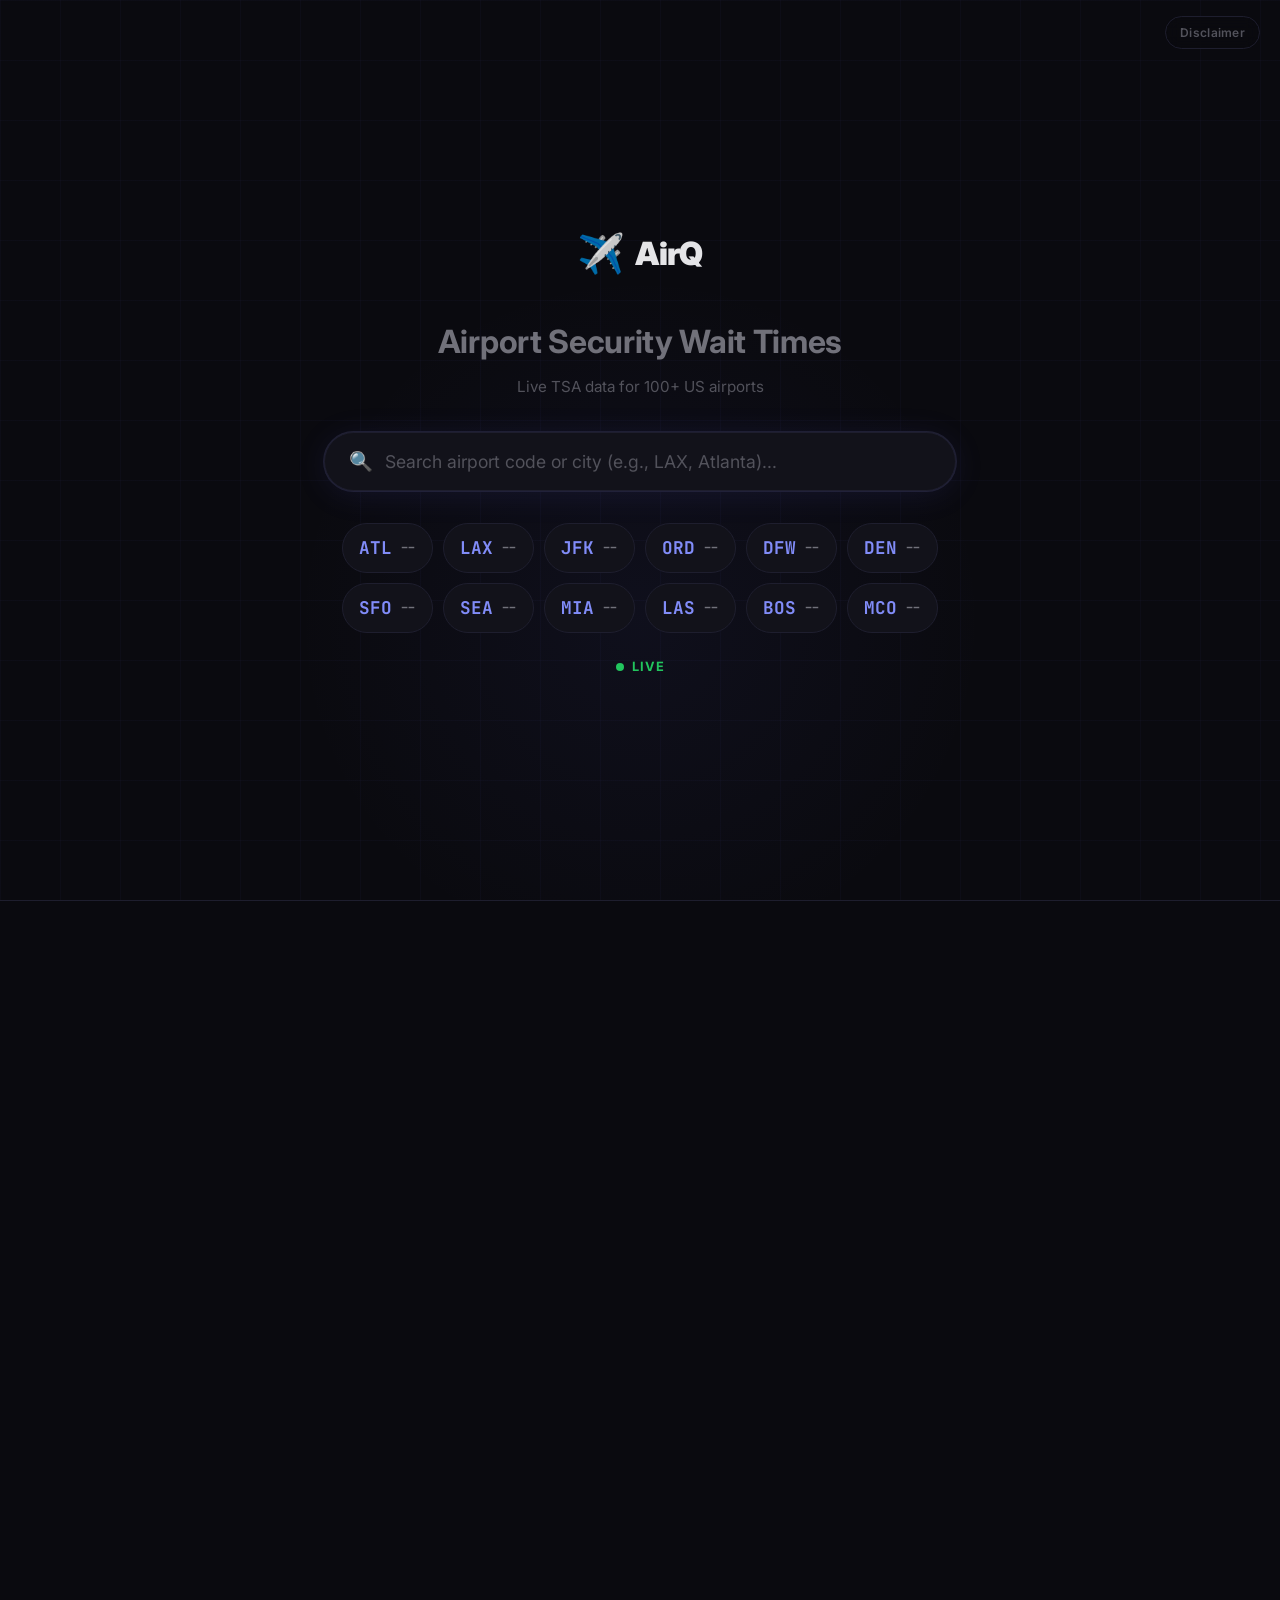
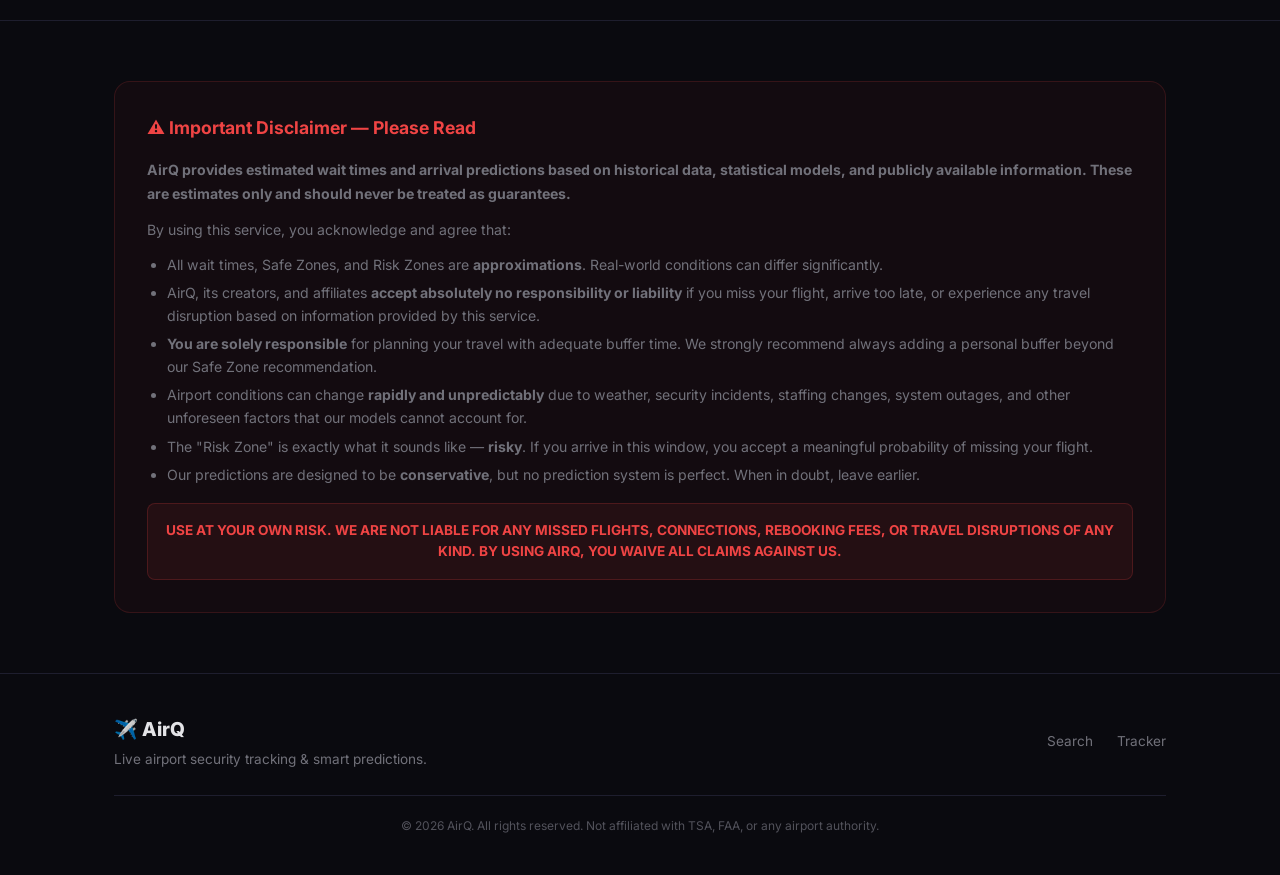
<file: index.html>
<!DOCTYPE html>
<html lang="en">
<head>
    <meta charset="UTF-8">
    <meta name="viewport" content="width=device-width, initial-scale=1.0">
    <title>AirQ - Live Airport Security & Check-in Times</title>
    <meta name="description" content="Real-time US airport security wait times, terminal-level tracking, and smart Safe Zone arrival predictions. 100% free.">
    <link rel="icon" href="data:image/svg+xml,<svg xmlns='http://www.w3.org/2000/svg' viewBox='0 0 100 100'><text y='.9em' font-size='90'>✈️</text></svg>">
    <link rel="preconnect" href="https://fonts.googleapis.com">
    <link rel="preconnect" href="https://fonts.gstatic.com" crossorigin>
    <link href="https://fonts.googleapis.com/css2?family=Inter:wght@300;400;500;600;700;800;900&family=JetBrains+Mono:wght@400;600&display=swap" rel="stylesheet">
    <link rel="stylesheet" href="styles.css">
</head>
<body>
    <!-- Disclaimer Link (top-right) -->
    <a href="#disclaimer" class="disclaimer-link" onclick="document.getElementById('disclaimer').scrollIntoView({behavior:'smooth'});return false;">Disclaimer</a>

    <!-- Search-First Hero -->
    <header class="hero" id="hero">
        <div class="hero-bg"><div class="hero-grid"></div></div>
        <div class="hero-search-wrap">
            <div class="hero-brand">
                <span class="hero-logo">✈️</span>
                <span class="hero-title">AirQ</span>
            </div>
            <h1 class="hero-heading">Airport Security Wait Times</h1>
            <p class="hero-tagline">Live TSA data for 100+ US airports</p>
            <div class="search-box hero-search-box">
                <div class="search-input-wrap hero-input-wrap">
                    <span class="search-icon">🔍</span>
                    <input type="text" id="airportSearch" placeholder="Search airport code or city (e.g., LAX, Atlanta)..." autocomplete="off">
                </div>
                <div class="search-results" id="searchResults"></div>
            </div>
            <div class="hero-popular" id="popularAirports">
                <div class="popular-grid" id="popularGrid"></div>
            </div>
            <div class="live-indicator hero-live">
                <span class="live-dot"></span> LIVE
            </div>
        </div>
    </header>

    <!-- Dashboard (shown after search) -->
    <section class="tracker-section" id="tracker">
        <div class="container">
            <div class="tracker-app" id="trackerApp">

                <!-- Selected Airport Dashboard -->
                <div class="airport-dashboard" id="airportDashboard" style="display: none;">
                    <div class="airport-header-card">
                        <div class="airport-info">
                            <h3 id="airportName"></h3>
                            <span class="airport-code" id="airportCode"></span>
                        </div>
                        <div class="airport-meta">
                            <span id="airportCity"></span>
                            <span class="last-updated">Updated: <span id="lastUpdated"></span></span>
                        </div>
                    </div>

                    <!-- Urgency Alert Banner -->
                    <div class="urgency-banner" id="urgencyBanner" style="display: none;">
                        <div class="urgency-icon">🚨</div>
                        <div class="urgency-text" id="urgencyText"></div>
                        <div class="urgency-timer" id="urgencyTimer"></div>
                    </div>

                    <!-- Terminal-Level Wait Times -->
                    <div class="terminal-tabs" id="terminalTabs"></div>

                    <div class="wait-times-grid">
                        <div class="wait-card">
                            <div class="wait-label">Security (Standard)</div>
                            <div class="wait-time" id="secStandard">--</div>
                            <div class="wait-unit">minutes</div>
                            <div class="wait-trend" id="secStandardTrend"></div>
                            <div class="wait-bar"><div class="wait-bar-fill" id="secStandardBar"></div></div>
                        </div>
                        <div class="wait-card">
                            <div class="wait-label">Security (TSA PreCheck)</div>
                            <div class="wait-time" id="secPrecheck">--</div>
                            <div class="wait-unit">minutes</div>
                            <div class="wait-trend" id="secPrecheckTrend"></div>
                            <div class="wait-bar"><div class="wait-bar-fill precheck" id="secPrecheckBar"></div></div>
                        </div>
                        <div class="wait-card">
                            <div class="wait-label">Check-in / Counter</div>
                            <div class="wait-time" id="checkinTime">--</div>
                            <div class="wait-unit">minutes</div>
                            <div class="wait-trend" id="checkinTrend"></div>
                            <div class="wait-bar"><div class="wait-bar-fill checkin" id="checkinBar"></div></div>
                        </div>
                        <div class="wait-card status-card">
                            <div class="wait-label">Overall Status</div>
                            <div class="status-badge" id="overallStatus">--</div>
                            <div class="status-detail" id="statusDetail"></div>
                        </div>
                    </div>

                    <!-- Smart Arrival Predictor -->
                    <div class="prediction-section" id="predictionSection">
                        <div class="pro-content" id="proContent">
                            <h3>🧠 When Should I Leave?</h3>
                            <p class="prediction-desc">Enter your flight departure time. We'll give you two windows: a <strong>Safe Zone</strong> (leave by this time and you'll make it with room to spare) and a <strong>Risk Zone</strong> (cutting it close — possible but not guaranteed). Predictions refresh every 2 minutes.</p>
                            <div class="prediction-form">
                                <div class="form-group">
                                    <label>Flight Date</label>
                                    <input type="date" id="flightDate">
                                </div>
                                <div class="form-group">
                                    <label>Departure Time</label>
                                    <input type="time" id="flightTime">
                                </div>
                                <div class="form-group">
                                    <label>Ticket Type</label>
                                    <select id="ticketType">
                                        <option value="standard">Standard</option>
                                        <option value="precheck">TSA PreCheck</option>
                                    </select>
                                </div>
                                <div class="form-group">
                                    <label>Airline</label>
                                    <select id="airlineSelect">
                                        <option value="">Any / Not Sure</option>
                                    </select>
                                </div>
                                <button class="btn-primary" onclick="calculateArrival()">Calculate</button>
                            </div>

                            <div class="prediction-result" id="predictionResult" style="display: none;">
                                <!-- Safe Zone -->
                                <div class="zone-card safe-zone">
                                    <div class="zone-header">
                                        <span class="zone-icon">🟢</span>
                                        <span class="zone-title">SAFE ZONE</span>
                                        <span class="zone-confidence" id="safeConfidence"></span>
                                    </div>
                                    <div class="zone-label">Arrive at airport by</div>
                                    <div class="zone-time" id="safeArrival"></div>
                                    <div class="zone-leave">Leave home by: <strong id="safeLeave"></strong></div>
                                    <div class="zone-detail" id="safeDetail"></div>
                                </div>
                                <!-- Risk Zone -->
                                <div class="zone-card risk-zone">
                                    <div class="zone-header">
                                        <span class="zone-icon">🟡</span>
                                        <span class="zone-title">RISK ZONE</span>
                                        <span class="zone-confidence" id="riskConfidence"></span>
                                    </div>
                                    <div class="zone-label">Latest possible airport arrival</div>
                                    <div class="zone-time" id="riskArrival"></div>
                                    <div class="zone-leave">Leave home by: <strong id="riskLeave"></strong></div>
                                    <div class="zone-detail" id="riskDetail"></div>
                                </div>
                                <!-- Breakdown -->
                                <div class="prediction-breakdown-card">
                                    <h4>Time Breakdown</h4>
                                    <div class="breakdown-grid" id="breakdownGrid"></div>
                                </div>
                                <div class="prediction-refresh">
                                    <span class="refresh-icon">🔄</span>
                                    Predictions auto-refresh every 2 minutes &middot; Next refresh: <span id="nextRefresh">2:00</span>
                                </div>
                            </div>
                        </div>
                    </div>

                    <!-- Crowdsource Section -->
                    <div class="crowdsource-section" id="crowdsourceSection">
                        <div class="crowdsource-header">
                            <div class="crowdsource-header-left">
                                <h3>📡 Data Source</h3>
                                <div class="data-source-toggle">
                                    <button class="data-source-btn active" id="btnTSA" onclick="setDataSource('tsa')">TSA Live</button>
                                    <button class="data-source-btn" id="btnCrowd" onclick="setDataSource('crowd')">Crowdsourced</button>
                                </div>
                            </div>
                            <button class="btn-report-toggle" id="btnReportToggle" onclick="toggleReportForm()">
                                <span class="report-toggle-icon">+</span> Report Wait Time
                            </button>
                        </div>
                        <div class="crowdsource-report" id="crowdReportForm" style="display: none;">
                            <div class="crowd-report-row">
                                <div class="crowd-input-group">
                                    <label>Security wait</label>
                                    <div class="crowd-min-wrap">
                                        <input type="number" id="crowdWaitMin" min="0" max="120" placeholder="0">
                                        <span class="crowd-min-label">min</span>
                                    </div>
                                </div>
                                <div class="crowd-input-group">
                                    <label>Type</label>
                                    <select id="crowdType">
                                        <option value="standard">Standard</option>
                                        <option value="precheck">PreCheck</option>
                                    </select>
                                </div>
                                <div class="crowd-input-group" id="crowdTerminalGroup">
                                    <label>Terminal</label>
                                    <select id="crowdTerminal"></select>
                                </div>
                                <button class="btn-crowd" onclick="submitCrowdReport()">Submit</button>
                            </div>
                        </div>
                        <div class="crowd-thanks" id="crowdThanks">Thanks! Your report helps other travelers.</div>
                        <div class="crowd-stats" id="crowdStats">
                            <span class="crowd-stat">Reports today: <strong id="crowdCount">0</strong></span>
                            <span class="crowd-stat">Avg reported wait: <strong id="crowdAvg">--</strong></span>
                            <span class="crowd-stat">Last report: <strong id="crowdLast">--</strong></span>
                        </div>
                    </div>

                    <!-- 24-Hour Wait Time History -->
                    <div class="forecast-section">
                        <h3>📊 24-Hour Wait Time History</h3>
                        <div class="forecast-chart" id="forecastChart"></div>
                    </div>
                </div>

            </div>
        </div>
    </section>

    <!-- Disclaimer -->
    <section class="disclaimer-section" id="disclaimer">
        <div class="container">
            <div class="disclaimer-box">
                <h3>⚠️ Important Disclaimer — Please Read</h3>
                <p><strong>AirQ provides estimated wait times and arrival predictions based on historical data, statistical models, and publicly available information. These are estimates only and should never be treated as guarantees.</strong></p>
                <p>By using this service, you acknowledge and agree that:</p>
                <ul>
                    <li>All wait times, Safe Zones, and Risk Zones are <strong>approximations</strong>. Real-world conditions can differ significantly.</li>
                    <li>AirQ, its creators, and affiliates <strong>accept absolutely no responsibility or liability</strong> if you miss your flight, arrive too late, or experience any travel disruption based on information provided by this service.</li>
                    <li><strong>You are solely responsible</strong> for planning your travel with adequate buffer time. We strongly recommend always adding a personal buffer beyond our Safe Zone recommendation.</li>
                    <li>Airport conditions can change <strong>rapidly and unpredictably</strong> due to weather, security incidents, staffing changes, system outages, and other unforeseen factors that our models cannot account for.</li>
                    <li>The "Risk Zone" is exactly what it sounds like — <strong>risky</strong>. If you arrive in this window, you accept a meaningful probability of missing your flight.</li>
                    <li>Our predictions are designed to be <strong>conservative</strong>, but no prediction system is perfect. When in doubt, leave earlier.</li>
                </ul>
                <div class="disclaimer-final-box">
                    <p class="disclaimer-final"><strong>USE AT YOUR OWN RISK. WE ARE NOT LIABLE FOR ANY MISSED FLIGHTS, CONNECTIONS, REBOOKING FEES, OR TRAVEL DISRUPTIONS OF ANY KIND. BY USING AIRQ, YOU WAIVE ALL CLAIMS AGAINST US.</strong></p>
                </div>
            </div>
        </div>
    </section>

    <!-- Footer -->
    <footer class="footer">
        <div class="container">
            <div class="footer-content">
                <div class="footer-brand">
                    <span>✈️ AirQ</span>
                    <p>Live airport security tracking & smart predictions.</p>
                </div>
                <div class="footer-links">
                    <a href="#hero">Search</a>
                    <a href="#tracker">Tracker</a>
                </div>
            </div>
            <div class="footer-bottom">
                <p>&copy; 2026 AirQ. All rights reserved. Not affiliated with TSA, FAA, or any airport authority.</p>
            </div>
        </div>
    </footer>

    <script src="airports.js"></script>
    <script src="app.js"></script>
</body>
</html>
</file>
<file: styles.css>
/* ============================================
   AirQ - Airport Security Tracker Styles v2
   Freemium + Safe/Risk Zone + Spikes
   ============================================ */

:root {
    --bg: #0a0a0f;
    --bg-card: #12121a;
    --bg-card-hover: #1a1a25;
    --border: #1e1e2e;
    --text: #e4e4e7;
    --text-muted: #71717a;
    --text-dim: #52525b;
    --primary: #6366f1;
    --primary-hover: #818cf8;
    --primary-glow: rgba(99, 102, 241, 0.15);
    --green: #22c55e;
    --green-bg: rgba(34, 197, 94, 0.1);
    --yellow: #eab308;
    --yellow-bg: rgba(234, 179, 8, 0.1);
    --red: #ef4444;
    --red-bg: rgba(239, 68, 68, 0.1);
    --orange: #f97316;
    --orange-bg: rgba(249, 115, 22, 0.1);
    --gradient: linear-gradient(135deg, #6366f1, #8b5cf6, #a78bfa);
    --radius: 12px;
    --radius-lg: 16px;
    --shadow: 0 4px 24px rgba(0, 0, 0, 0.3);
}

* { margin: 0; padding: 0; box-sizing: border-box; }
html { scroll-behavior: smooth; overflow-x: hidden; }
body {
    font-family: 'Inter', -apple-system, BlinkMacSystemFont, sans-serif;
    background: var(--bg);
    color: var(--text);
    line-height: 1.6;
    -webkit-font-smoothing: antialiased;
    overflow-x: hidden;
    -webkit-tap-highlight-color: transparent;
}
.container { max-width: 1100px; margin: 0 auto; padding: 0 24px; }

/* ---- NAV (unused, kept minimal) ---- */

/* ---- HERO (Search-first) ---- */
.hero {
    position: relative; min-height: 100vh; display: flex; flex-direction: column;
    align-items: center; justify-content: center; overflow: visible;
}
.hero-search-wrap {
    position: relative; z-index: 2; display: flex; flex-direction: column;
    align-items: center; text-align: center; width: 100%; max-width: 680px; padding: 0 24px;
}
.hero-brand { display: flex; align-items: center; gap: 10px; margin-bottom: 32px; }
.hero-logo { font-size: 2.4rem; }
.hero-title { font-size: 2rem; font-weight: 900; letter-spacing: -0.02em; }
.hero-heading {
    font-size: clamp(1.4rem, 3.5vw, 2rem); font-weight: 700; color: var(--text-muted);
    margin-bottom: 8px; letter-spacing: -0.01em;
}
.hero-tagline { font-size: 0.95rem; color: var(--text-dim); margin-bottom: 32px; }
.hero-search-box { margin-bottom: 28px; width: 100%; }
.hero-input-wrap {
    border-radius: 100px !important; padding: 0 24px !important;
    box-shadow: 0 4px 32px rgba(99,102,241,0.10), 0 0 0 1px var(--border);
}
.hero-input-wrap:focus-within {
    box-shadow: 0 4px 32px rgba(99,102,241,0.20), 0 0 0 2px var(--primary);
}
.hero-input-wrap input { padding: 18px 0 !important; font-size: 1.1rem !important; }
.hero-popular { width: 100%; }
.hero-popular .popular-grid {
    display: flex; flex-wrap: wrap; justify-content: center; gap: 10px;
}
.hero-popular .popular-card {
    padding: 10px 16px; border-radius: 100px; gap: 8px; min-width: 0;
}
.hero-popular .popular-card .popular-name { display: none; }
.hero-live { margin-top: 24px; }
.gradient-text { background: var(--gradient); -webkit-background-clip: text; -webkit-text-fill-color: transparent; background-clip: text; }
.hero-bg { position: absolute; inset: 0; z-index: 0; overflow: hidden; }
.hero-grid {
    position: absolute; inset: 0;
    background-image: linear-gradient(rgba(99,102,241,0.03) 1px, transparent 1px), linear-gradient(90deg, rgba(99,102,241,0.03) 1px, transparent 1px);
    background-size: 60px 60px;
}
.hero-bg::after {
    content: ''; position: absolute; top: 30%; left: 50%; transform: translateX(-50%);
    width: 700px; height: 700px; background: radial-gradient(circle, rgba(99,102,241,0.06), transparent 70%); border-radius: 50%;
}
/* Hide hero when dashboard is active */
.hero.hero-collapsed {
    min-height: auto; padding: 20px 0;
}
.hero.hero-collapsed .hero-search-wrap { max-width: 900px; }
.hero.hero-collapsed .hero-brand { margin-bottom: 16px; }
.hero.hero-collapsed .hero-heading,
.hero.hero-collapsed .hero-tagline,
.hero.hero-collapsed .hero-popular,
.hero.hero-collapsed .hero-live,
.hero.hero-collapsed .hero-bg { display: none; }
.hero.hero-collapsed .hero-search-box { margin-bottom: 0; }
.hero.hero-collapsed .hero-input-wrap { border-radius: var(--radius) !important; }

/* ---- BUTTONS ---- */
.btn-primary {
    display: inline-flex; align-items: center; gap: 8px; padding: 12px 28px;
    background: var(--primary); color: white; border: none; border-radius: 10px;
    font-size: 0.95rem; font-weight: 600; cursor: pointer; transition: all 0.2s; text-decoration: none; font-family: inherit;
}
.btn-primary:hover { background: var(--primary-hover); transform: translateY(-1px); box-shadow: 0 8px 24px rgba(99,102,241,0.3); }
.btn-ghost {
    display: inline-flex; align-items: center; padding: 12px 28px; background: transparent;
    color: var(--text-muted); border: 1px solid var(--border); border-radius: 10px;
    font-size: 0.95rem; font-weight: 500; cursor: pointer; transition: all 0.2s; text-decoration: none; font-family: inherit;
}
.btn-ghost:hover { color: var(--text); border-color: var(--text-dim); }
.btn-lg { padding: 14px 32px; font-size: 1rem; }
.btn-full { width: 100%; justify-content: center; }
.btn-arrow { transition: transform 0.2s; }
.btn-primary:hover .btn-arrow { transform: translateX(3px); }

/* ---- SECTIONS ---- */
.section-header { text-align: center; margin-bottom: 48px; }
.section-header h2 { font-size: clamp(1.8rem,4vw,2.5rem); font-weight: 800; letter-spacing: -0.02em; line-height: 1.2; }

/* ---- PRICING ---- */
.pricing { padding: 100px 0; border-top: 1px solid var(--border); }
.pricing-grid { display: grid; grid-template-columns: repeat(auto-fit, minmax(320px, 1fr)); gap: 24px; max-width: 780px; margin: 0 auto; }
.pricing-card {
    background: var(--bg-card); border: 1px solid var(--border); border-radius: var(--radius-lg);
    padding: 40px 36px; text-align: center; position: relative; overflow: hidden;
}
.pricing-card.featured { border-color: rgba(99,102,241,0.4); }
.pricing-card.featured::before { content: ''; position: absolute; top: 0; left: 0; right: 0; height: 3px; background: var(--gradient); }
.pricing-badge {
    display: inline-block; padding: 4px 12px; background: var(--primary-glow); color: var(--primary-hover);
    border-radius: 100px; font-size: 0.7rem; font-weight: 700; letter-spacing: 1.5px; margin-bottom: 24px;
}
.free-badge { background: var(--green-bg) !important; color: var(--green) !important; }
.pricing-amount { display: flex; align-items: baseline; justify-content: center; gap: 4px; margin-bottom: 32px; }
.pricing-dollar { font-size: 1.5rem; font-weight: 700; color: var(--text-muted); }
.pricing-num { font-size: 4rem; font-weight: 900; letter-spacing: -0.02em; font-family: 'JetBrains Mono', monospace; }
.pricing-period { font-size: 0.9rem; color: var(--text-muted); font-weight: 500; }
.pricing-features { list-style: none; text-align: left; margin-bottom: 32px; }
.pricing-features li { padding: 8px 0; font-size: 0.9rem; color: var(--text); border-bottom: 1px solid rgba(255,255,255,0.04); }
.pricing-features li.disabled { color: var(--text-dim); }
.pricing-note { font-size: 0.8rem; color: var(--text-dim); margin-top: 12px; }

/* ---- TRACKER ---- */
.tracker-section { padding: 80px 0; border-top: 1px solid var(--border); min-height: 80vh; }
.tracker-header { display: flex; align-items: center; justify-content: space-between; margin-bottom: 24px; }
.tracker-header h2 { font-size: 1.5rem; font-weight: 800; }
.tracker-header-right { display: flex; align-items: center; gap: 16px; }
.pro-badge-sm {
    font-size: 0.65rem; font-weight: 800; letter-spacing: 1.5px; padding: 3px 10px;
    background: var(--gradient); color: white; border-radius: 100px;
}
.live-indicator { display: flex; align-items: center; gap: 8px; font-size: 0.8rem; font-weight: 700; letter-spacing: 1px; color: var(--green); }
.live-dot { width: 8px; height: 8px; background: var(--green); border-radius: 50%; animation: pulse 2s ease-in-out infinite; }
@keyframes pulse {
    0%, 100% { opacity: 1; box-shadow: 0 0 0 0 rgba(34,197,94,0.4); }
    50% { opacity: 0.7; box-shadow: 0 0 0 6px rgba(34,197,94,0); }
}

/* Search */
.search-box { position: relative; margin-bottom: 32px; }
.search-input-wrap {
    display: flex; align-items: center; background: var(--bg-card); border: 1px solid var(--border);
    border-radius: var(--radius); padding: 0 16px; transition: border-color 0.2s;
}
.search-input-wrap:focus-within { border-color: var(--primary); box-shadow: 0 0 0 3px var(--primary-glow); }
.search-icon { font-size: 1.2rem; margin-right: 12px; }
.search-input-wrap input {
    flex: 1; background: none; border: none; color: var(--text);
    font-size: 1rem; padding: 16px 0; outline: none; font-family: inherit;
}
.search-input-wrap input::placeholder { color: var(--text-dim); }
.search-results {
    position: absolute; top: 100%; left: 0; right: 0; background: var(--bg-card);
    border: 1px solid var(--border); border-radius: var(--radius); margin-top: 4px;
    max-height: 320px; overflow-y: auto; z-index: 100; display: none; box-shadow: var(--shadow);
}
.search-result-item {
    padding: 12px 16px; cursor: pointer; display: flex; align-items: center; gap: 12px;
    transition: background 0.15s; border-bottom: 1px solid rgba(255,255,255,0.03);
}
.search-result-item:hover { background: var(--bg-card-hover); }
.result-code { font-family: 'JetBrains Mono', monospace; font-weight: 600; font-size: 0.9rem; color: var(--primary-hover); min-width: 40px; }
.result-name { font-size: 0.9rem; color: var(--text); }
.result-city { font-size: 0.8rem; color: var(--text-dim); margin-left: auto; }

/* Airport Dashboard */
.airport-header-card {
    background: var(--bg-card); border: 1px solid var(--border); border-radius: var(--radius-lg);
    padding: 24px 28px; display: flex; align-items: center; justify-content: space-between; margin-bottom: 20px;
}
.airport-info { display: flex; align-items: center; gap: 16px; }
.airport-info h3 { font-size: 1.3rem; font-weight: 700; }
.airport-code {
    font-family: 'JetBrains Mono', monospace; font-weight: 700; font-size: 0.85rem;
    color: var(--primary-hover); background: var(--primary-glow); padding: 4px 10px; border-radius: 6px;
}
.airport-meta { display: flex; flex-direction: column; align-items: flex-end; gap: 4px; font-size: 0.85rem; color: var(--text-muted); }
.last-updated { font-size: 0.75rem; color: var(--text-dim); }

/* Urgency Banner */
.urgency-banner {
    display: flex; align-items: center; gap: 12px; padding: 16px 20px;
    border-radius: var(--radius); margin-bottom: 20px; animation: urgencyPulse 2s ease-in-out infinite;
}
.urgency-banner.urgent { background: var(--orange-bg); border: 1px solid rgba(249,115,22,0.3); }
.urgency-banner.warning { background: var(--yellow-bg); border: 1px solid rgba(234,179,8,0.3); }
.urgency-banner.critical { background: var(--red-bg); border: 1px solid rgba(239,68,68,0.3); }
.urgency-icon { font-size: 1.5rem; flex-shrink: 0; }
.urgency-text { font-size: 0.88rem; color: var(--text); line-height: 1.5; flex: 1; }
.urgency-timer {
    font-family: 'JetBrains Mono', monospace; font-weight: 700; font-size: 1rem;
    color: var(--orange); white-space: nowrap;
}
@keyframes urgencyPulse {
    0%, 100% { opacity: 1; }
    50% { opacity: 0.85; }
}

/* Terminal Tabs */
.terminal-tabs {
    display: flex; gap: 8px; margin-bottom: 16px; overflow-x: auto; padding-bottom: 4px;
}
.terminal-tab {
    background: var(--bg-card); border: 1px solid var(--border); border-radius: 8px;
    padding: 8px 14px; font-size: 0.78rem; font-weight: 600; color: var(--text-muted);
    cursor: pointer; transition: all 0.2s; white-space: nowrap; display: flex; align-items: center; gap: 8px;
    font-family: inherit;
}
.terminal-tab:hover { background: var(--bg-card-hover); color: var(--text); }
.terminal-tab.active { border-color: var(--primary); color: var(--text); background: var(--primary-glow); }
.terminal-tab.spike { border-color: rgba(239,68,68,0.4); }
.tab-wait { font-family: 'JetBrains Mono', monospace; font-weight: 700; }
.tab-spike {
    font-size: 0.55rem; padding: 1px 5px; background: var(--red-bg); color: var(--red);
    border-radius: 4px; font-weight: 800; letter-spacing: 0.5px; animation: blink 1.5s infinite;
}
@keyframes blink { 0%,100% { opacity: 1; } 50% { opacity: 0.4; } }

/* Wait Times */
.wait-times-grid { display: grid; grid-template-columns: repeat(auto-fit, minmax(220px, 1fr)); gap: 16px; margin-bottom: 32px; }
.wait-card { background: var(--bg-card); border: 1px solid var(--border); border-radius: var(--radius); padding: 24px; }
.wait-label { font-size: 0.8rem; color: var(--text-muted); font-weight: 500; margin-bottom: 8px; }
.wait-time { font-size: 2.5rem; font-weight: 900; font-family: 'JetBrains Mono', monospace; letter-spacing: -0.02em; }
.wait-unit { font-size: 0.75rem; color: var(--text-dim); margin-bottom: 4px; }
.wait-trend { font-size: 0.75rem; margin-bottom: 8px; min-height: 18px; }
.trend-up { color: var(--red); font-weight: 600; }
.trend-down { color: var(--green); font-weight: 600; }
.trend-flat { color: var(--text-dim); }
.wait-bar { height: 4px; background: rgba(255,255,255,0.05); border-radius: 4px; overflow: hidden; }
.wait-bar-fill { height: 100%; border-radius: 4px; background: var(--green); transition: width 0.8s ease, background 0.5s; }
.wait-bar-fill.precheck { background: var(--primary); }
.wait-bar-fill.checkin { background: var(--yellow); }
.status-card { display: flex; flex-direction: column; justify-content: center; }
.status-badge { display: inline-block; padding: 6px 16px; border-radius: 100px; font-weight: 700; font-size: 0.9rem; margin: 8px 0; width: fit-content; }
.status-badge.low { background: var(--green-bg); color: var(--green); }
.status-badge.moderate { background: var(--yellow-bg); color: var(--yellow); }
.status-badge.high { background: var(--red-bg); color: var(--red); }
.status-detail { font-size: 0.8rem; color: var(--text-dim); }

/* Pro Gate */
.pro-gate {
    text-align: center; padding: 40px; background: var(--bg-card); border: 1px solid var(--border);
    border-radius: var(--radius-lg); margin-bottom: 32px;
}
.pro-gate h3 { font-size: 1.2rem; font-weight: 700; margin-bottom: 8px; }
.pro-gate p { color: var(--text-muted); font-size: 0.9rem; margin-bottom: 24px; }

/* Prediction / Zones */
.prediction-section { margin-bottom: 32px; }
.pro-content { background: var(--bg-card); border: 1px solid var(--border); border-radius: var(--radius-lg); padding: 32px; margin-bottom: 32px; }
.pro-content h3 { font-size: 1.2rem; font-weight: 700; margin-bottom: 8px; }
.prediction-desc { color: var(--text-muted); font-size: 0.9rem; margin-bottom: 24px; line-height: 1.7; }
.prediction-form { display: flex; gap: 16px; align-items: flex-end; flex-wrap: wrap; }
.form-group { display: flex; flex-direction: column; gap: 6px; flex: 1; min-width: 150px; }
.form-group label { font-size: 0.8rem; font-weight: 600; color: var(--text-muted); }
.form-group input, .form-group select {
    background: var(--bg); border: 1px solid var(--border); color: var(--text);
    padding: 10px 14px; border-radius: 8px; font-size: 0.9rem; font-family: inherit; outline: none; transition: border-color 0.2s;
}
.form-group input:focus, .form-group select:focus { border-color: var(--primary); }

.prediction-result { margin-top: 24px; display: flex; flex-direction: column; gap: 16px; }

/* Zone Cards */
.zone-card {
    border-radius: var(--radius); padding: 24px; position: relative; overflow: hidden;
}
.safe-zone { background: rgba(34,197,94,0.06); border: 1px solid rgba(34,197,94,0.2); }
.risk-zone { background: rgba(234,179,8,0.06); border: 1px solid rgba(234,179,8,0.2); }
.zone-header { display: flex; align-items: center; gap: 8px; margin-bottom: 12px; }
.zone-icon { font-size: 1.2rem; }
.zone-title { font-size: 0.7rem; font-weight: 800; letter-spacing: 2px; }
.safe-zone .zone-title { color: var(--green); }
.risk-zone .zone-title { color: var(--yellow); }
.zone-confidence { font-size: 0.7rem; color: var(--text-dim); margin-left: auto; font-weight: 600; }
.zone-label { font-size: 0.75rem; color: var(--text-muted); margin-bottom: 4px; }
.zone-time {
    font-size: 2.5rem; font-weight: 900; font-family: 'JetBrains Mono', monospace; margin-bottom: 8px;
}
.safe-zone .zone-time { color: var(--green); }
.risk-zone .zone-time { color: var(--yellow); }
.zone-leave { font-size: 0.85rem; color: var(--text-muted); margin-bottom: 8px; }
.zone-detail { font-size: 0.8rem; color: var(--text-dim); line-height: 1.6; }

/* Breakdown */
.prediction-breakdown-card {
    background: var(--bg); border: 1px solid var(--border); border-radius: var(--radius); padding: 20px;
}
.prediction-breakdown-card h4 { font-size: 0.9rem; font-weight: 700; margin-bottom: 12px; }
.breakdown-grid { display: flex; flex-direction: column; gap: 0; }
.breakdown-row {
    display: grid; grid-template-columns: 1fr 80px 80px; gap: 12px; padding: 6px 0;
    font-size: 0.82rem; color: var(--text-muted); border-bottom: 1px solid rgba(255,255,255,0.03);
}
.breakdown-row.total { font-weight: 700; color: var(--text); border-top: 1px solid var(--border); margin-top: 4px; padding-top: 10px; }
.breakdown-header {
    display: grid; grid-template-columns: 1fr 80px 80px; gap: 12px; padding: 6px 0;
    font-size: 0.7rem; font-weight: 700; letter-spacing: 1px; color: var(--text-dim);
    order: -1;
}
.breakdown-safe { color: var(--green); text-align: center; }
.breakdown-risk { color: var(--yellow); text-align: center; }

.prediction-refresh {
    display: flex; align-items: center; justify-content: center; gap: 8px;
    font-size: 0.8rem; color: var(--text-dim); padding: 8px;
}
.refresh-icon { animation: spin 3s linear infinite; }
@keyframes spin { from { transform: rotate(0deg); } to { transform: rotate(360deg); } }

/* 24-Hour History Timeline */
.forecast-section {
    background: var(--bg-card); border: 1px solid var(--border); border-radius: var(--radius-lg);
    padding: 32px; margin-bottom: 32px;
}
.forecast-section h3 { font-size: 1.2rem; font-weight: 700; margin-bottom: 24px; }
.forecast-chart {
    display: flex; align-items: flex-end; gap: 2px; height: 200px;
    padding: 0 0 28px; position: relative; overflow-x: auto; -webkit-overflow-scrolling: touch;
}
.forecast-bar-wrap {
    flex: 1; min-width: 6px; display: flex; flex-direction: column; align-items: center;
    height: 100%; justify-content: flex-end; position: relative;
}
.forecast-bar {
    width: 100%; max-width: 20px; min-width: 4px;
    border-radius: 3px 3px 0 0; transition: height 0.5s ease; cursor: pointer;
}
.forecast-bar:hover { opacity: 0.8; }
.forecast-bar-label {
    position: absolute; bottom: -22px; font-size: 0.55rem; color: var(--text-dim);
    white-space: nowrap; font-family: 'JetBrains Mono', monospace;
}
.forecast-bar-value {
    position: absolute; top: -18px; font-size: 0.6rem; font-weight: 600;
    color: var(--text-muted); font-family: 'JetBrains Mono', monospace; opacity: 0; transition: opacity 0.2s;
    white-space: nowrap;
}
.forecast-bar-wrap:hover .forecast-bar-value { opacity: 1; }

/* Disclaimer Link (top-right) */
.disclaimer-link {
    position: fixed; top: 16px; right: 20px; z-index: 999;
    font-size: 0.75rem; font-weight: 600; color: var(--text-dim);
    text-decoration: none; padding: 6px 14px;
    background: rgba(10,10,15,0.8); backdrop-filter: blur(8px);
    border: 1px solid var(--border); border-radius: 100px;
    transition: all 0.2s; letter-spacing: 0.3px;
}
.disclaimer-link:hover { color: var(--text-muted); border-color: var(--text-dim); }

/* Crowdsource Section */
.crowdsource-section {
    background: var(--bg-card); border: 1px solid var(--border); border-radius: var(--radius-lg);
    padding: 24px 28px; margin-bottom: 32px;
}
.crowdsource-header { display: flex; align-items: center; justify-content: space-between; margin-bottom: 16px; flex-wrap: wrap; gap: 12px; }
.crowdsource-header-left { display: flex; align-items: center; gap: 16px; }
.crowdsource-header h3 { font-size: 1rem; font-weight: 700; }
.data-source-toggle {
    display: flex; background: var(--bg); border-radius: 8px; border: 1px solid var(--border); overflow: hidden;
}
.data-source-btn {
    padding: 6px 14px; font-size: 0.75rem; font-weight: 600; cursor: pointer;
    border: none; background: none; color: var(--text-dim); font-family: inherit; transition: all 0.2s;
}
.data-source-btn.active { background: var(--primary); color: white; }
.btn-report-toggle {
    display: inline-flex; align-items: center; gap: 6px;
    padding: 8px 18px; background: var(--green); color: white; border: none; border-radius: 8px;
    font-size: 0.82rem; font-weight: 600; cursor: pointer; transition: all 0.2s; font-family: inherit;
}
.btn-report-toggle:hover { background: #16a34a; transform: translateY(-1px); }
.report-toggle-icon { font-size: 1.1rem; font-weight: 700; line-height: 1; }
.crowdsource-report {
    display: flex; flex-direction: column; gap: 12px;
    padding: 16px; background: var(--bg); border: 1px solid var(--border); border-radius: var(--radius);
    margin-bottom: 12px;
}
.crowd-report-row { display: flex; align-items: flex-end; gap: 12px; flex-wrap: wrap; }
.crowd-input-group { display: flex; flex-direction: column; gap: 6px; }
.crowd-input-group label { font-size: 0.75rem; color: var(--text-muted); font-weight: 600; white-space: nowrap; }
.crowd-min-wrap { display: flex; align-items: center; gap: 6px; }
.crowd-min-label { font-size: 0.8rem; color: var(--text-dim); font-weight: 500; }
.crowd-input-group input, .crowd-input-group select {
    background: var(--bg-card); border: 1px solid var(--border); color: var(--text);
    padding: 8px 12px; border-radius: 6px; font-size: 0.85rem; font-family: inherit; outline: none; width: 70px;
}
.crowd-input-group select { width: auto; }
.btn-crowd {
    padding: 8px 20px; background: var(--green); color: white; border: none; border-radius: 6px;
    font-size: 0.82rem; font-weight: 600; cursor: pointer; transition: all 0.2s; font-family: inherit;
    align-self: flex-end;
}
.btn-crowd:hover { background: #16a34a; }
.crowd-stats {
    display: flex; gap: 20px; margin-top: 12px; padding-top: 12px; border-top: 1px solid rgba(255,255,255,0.04);
}
.crowd-stat { font-size: 0.78rem; color: var(--text-dim); }
.crowd-stat strong { color: var(--text-muted); }
.crowd-thanks {
    display: none; padding: 12px; text-align: center; font-size: 0.85rem;
    color: var(--green); font-weight: 600; margin-top: 8px;
}

/* Popular Airports */
.popular-grid { display: grid; grid-template-columns: repeat(auto-fill, minmax(200px, 1fr)); gap: 12px; }
.popular-card {
    background: var(--bg-card); border: 1px solid var(--border); border-radius: var(--radius);
    padding: 16px; cursor: pointer; transition: all 0.2s; display: flex; align-items: center; gap: 12px;
    position: relative;
}
.popular-card:hover { background: var(--bg-card-hover); border-color: rgba(99,102,241,0.2); transform: translateY(-1px); }
.popular-code { font-family: 'JetBrains Mono', monospace; font-weight: 700; font-size: 1.1rem; color: var(--primary-hover); }
.popular-name { font-size: 0.8rem; color: var(--text-muted); }
.popular-wait { margin-left: auto; font-family: 'JetBrains Mono', monospace; font-weight: 600; font-size: 0.85rem; }
.spike-dot {
    position: absolute; top: 8px; right: 8px; width: 16px; height: 16px;
    background: var(--red); color: white; border-radius: 50%; font-size: 0.6rem;
    font-weight: 900; display: flex; align-items: center; justify-content: center; animation: blink 1.5s infinite;
}

/* ---- DISCLAIMER ---- */
.disclaimer-section { padding: 60px 0; border-top: 1px solid var(--border); }
.disclaimer-box {
    background: rgba(239,68,68,0.04); border: 1px solid rgba(239,68,68,0.15);
    border-radius: var(--radius-lg); padding: 32px;
}
.disclaimer-box h3 { font-size: 1.1rem; color: var(--red); margin-bottom: 16px; }
.disclaimer-box p { font-size: 0.88rem; color: var(--text-muted); margin-bottom: 12px; line-height: 1.7; }
.disclaimer-box ul { padding-left: 20px; margin-bottom: 16px; }
.disclaimer-box li { font-size: 0.88rem; color: var(--text-muted); margin-bottom: 6px; line-height: 1.6; }
.disclaimer-final-box {
    background: rgba(239,68,68,0.08); border: 1px solid rgba(239,68,68,0.2);
    border-radius: 8px; padding: 16px; margin-top: 16px;
}
.disclaimer-final { color: var(--red) !important; font-size: 0.85rem !important; text-align: center; margin: 0 !important; line-height: 1.6 !important; }

/* ---- FOOTER ---- */
.footer { padding: 40px 0; border-top: 1px solid var(--border); }
.footer-content { display: flex; justify-content: space-between; align-items: center; margin-bottom: 24px; }
.footer-brand span { font-size: 1.2rem; font-weight: 800; }
.footer-brand p { font-size: 0.85rem; color: var(--text-muted); margin-top: 4px; }
.footer-links { display: flex; gap: 24px; }
.footer-links a { color: var(--text-muted); text-decoration: none; font-size: 0.85rem; transition: color 0.2s; }
.footer-links a:hover { color: var(--text); }
.footer-bottom { padding-top: 20px; border-top: 1px solid var(--border); }
.footer-bottom p { font-size: 0.75rem; color: var(--text-dim); text-align: center; }

/* ---- MODAL ---- */
.modal-overlay {
    position: fixed; inset: 0; background: rgba(0,0,0,0.7); backdrop-filter: blur(4px);
    z-index: 1000; display: flex; align-items: center; justify-content: center; padding: 24px;
}
.modal {
    background: var(--bg-card); border: 1px solid var(--border); border-radius: var(--radius-lg);
    padding: 36px; max-width: 420px; width: 100%; position: relative;
}
.modal-close {
    position: absolute; top: 12px; right: 16px; background: none; border: none;
    color: var(--text-dim); font-size: 1.5rem; cursor: pointer; transition: color 0.2s;
}
.modal-close:hover { color: var(--text); }
.modal h3 { font-size: 1.3rem; font-weight: 700; margin-bottom: 8px; }
.modal p { font-size: 0.9rem; color: var(--text-muted); margin-bottom: 20px; }
.modal-input {
    width: 100%; background: var(--bg); border: 1px solid var(--border); color: var(--text);
    padding: 12px 16px; border-radius: 8px; font-size: 1rem; font-family: 'JetBrains Mono', monospace;
    text-align: center; letter-spacing: 2px; outline: none; margin-bottom: 16px; transition: border-color 0.2s;
}
.modal-input:focus { border-color: var(--primary); }
.modal-error { color: var(--red) !important; font-size: 0.85rem !important; text-align: center; margin-top: 12px !important; }
.success-modal { text-align: center; }
.success-icon { font-size: 3rem; margin-bottom: 16px; }
.access-key-display {
    font-family: 'JetBrains Mono', monospace; font-size: 1.2rem; font-weight: 700;
    color: var(--primary-hover); background: var(--primary-glow); padding: 12px;
    border-radius: 8px; margin: 16px 0; letter-spacing: 2px; user-select: all;
}
.key-note { font-size: 0.8rem !important; color: var(--text-dim) !important; }

/* ---- RESPONSIVE (Mobile First) ---- */

/* Base mobile styles (already applied above as defaults) */
/* Stack everything vertically on small screens */
@media (max-width: 480px) {
    .container { padding: 0 16px; }
    .hero-search-wrap { padding: 0 16px; }
    .hero-brand { margin-bottom: 20px; }
    .hero-logo { font-size: 2rem; }
    .hero-title { font-size: 1.6rem; }
    .hero-heading { font-size: 1.1rem; }
    .hero-tagline { font-size: 0.85rem; margin-bottom: 24px; }
    .hero-input-wrap { padding: 0 16px !important; }
    .hero-input-wrap input { font-size: 0.95rem !important; padding: 14px 0 !important; }
    .hero-popular .popular-card { padding: 6px 10px; font-size: 0.75rem; }
    .hero-popular .popular-grid { gap: 6px; }

    .tracker-section { padding: 40px 0; }
    .airport-header-card { flex-direction: column; align-items: flex-start; gap: 10px; padding: 16px 20px; }
    .airport-info h3 { font-size: 1.1rem; }
    .airport-meta { align-items: flex-start; }

    .wait-times-grid { grid-template-columns: 1fr; gap: 12px; margin-bottom: 24px; }
    .wait-card { padding: 18px; }
    .wait-time { font-size: 2rem; }

    .terminal-tabs { flex-wrap: nowrap; overflow-x: auto; -webkit-overflow-scrolling: touch; gap: 6px; }
    .terminal-tab { padding: 6px 10px; font-size: 0.72rem; }

    .prediction-form { flex-direction: column; }
    .form-group { min-width: 100%; }
    .pro-content { padding: 20px; }
    .pro-content h3 { font-size: 1.05rem; }
    .prediction-desc { font-size: 0.85rem; }
    .zone-time { font-size: 1.8rem; }
    .zone-card { padding: 18px; }
    .breakdown-row { grid-template-columns: 1fr 55px 55px; font-size: 0.72rem; gap: 8px; }
    .breakdown-header { grid-template-columns: 1fr 55px 55px; gap: 8px; }

    .crowdsource-section { padding: 18px 16px; }
    .crowdsource-header { flex-direction: column; align-items: stretch; gap: 10px; }
    .crowdsource-header-left { flex-direction: column; align-items: flex-start; gap: 8px; }
    .btn-report-toggle { width: 100%; justify-content: center; }
    .crowd-report-row { flex-direction: column; align-items: stretch; }
    .crowd-input-group { flex-direction: row; justify-content: space-between; align-items: center; }
    .crowd-input-group input, .crowd-input-group select { flex: 1; width: auto; }
    .btn-crowd { width: 100%; }
    .crowd-stats { flex-direction: column; gap: 6px; }

    .forecast-section { padding: 20px; }
    .forecast-section h3 { font-size: 1rem; margin-bottom: 16px; }
    .forecast-chart { gap: 16px; min-height: 160px; }
    .forecast-checkpoint-bars { height: 120px; }
    .forecast-bar { width: 22px; }
    .forecast-bar-label { font-size: 0.5rem; }

    .disclaimer-box { padding: 20px; }
    .disclaimer-box h3 { font-size: 0.95rem; }
    .disclaimer-box p, .disclaimer-box li { font-size: 0.8rem; }
    .disclaimer-final { font-size: 0.78rem !important; }

    .footer { padding: 24px 0; }
    .footer-content { flex-direction: column; gap: 16px; text-align: center; }
    .footer-links { justify-content: center; }

    .popular-grid { grid-template-columns: 1fr; }

    .disclaimer-link { top: 10px; right: 12px; font-size: 0.7rem; padding: 5px 10px; }
    .urgency-banner { flex-direction: column; gap: 8px; padding: 12px 16px; }
    .urgency-text { font-size: 0.82rem; }
}

/* Tablets / medium screens */
@media (min-width: 481px) and (max-width: 768px) {
    .hero-heading { font-size: 1.3rem; }
    .hero-input-wrap input { font-size: 1rem !important; padding: 14px 0 !important; }
    .hero-popular .popular-card { padding: 8px 12px; font-size: 0.8rem; }
    .airport-header-card { flex-direction: column; align-items: flex-start; gap: 12px; }
    .airport-meta { align-items: flex-start; }
    .prediction-form { flex-direction: column; }
    .form-group { min-width: 100%; }
    .footer-content { flex-direction: column; gap: 16px; text-align: center; }
    .wait-times-grid { grid-template-columns: 1fr 1fr; }
    .terminal-tabs { flex-wrap: nowrap; overflow-x: auto; -webkit-overflow-scrolling: touch; }
    .crowd-report-row { flex-direction: column; align-items: stretch; }
    .crowd-input-group { flex-direction: row; justify-content: space-between; align-items: center; }
    .crowdsource-header-left { flex-direction: column; align-items: flex-start; gap: 8px; }
    .zone-time { font-size: 2rem; }
    .popular-grid { grid-template-columns: repeat(auto-fill, minmax(160px, 1fr)); }
}

::-webkit-scrollbar { width: 6px; }
::-webkit-scrollbar-track { background: var(--bg); }
::-webkit-scrollbar-thumb { background: var(--border); border-radius: 3px; }
::-webkit-scrollbar-thumb:hover { background: var(--text-dim); }
</file>
